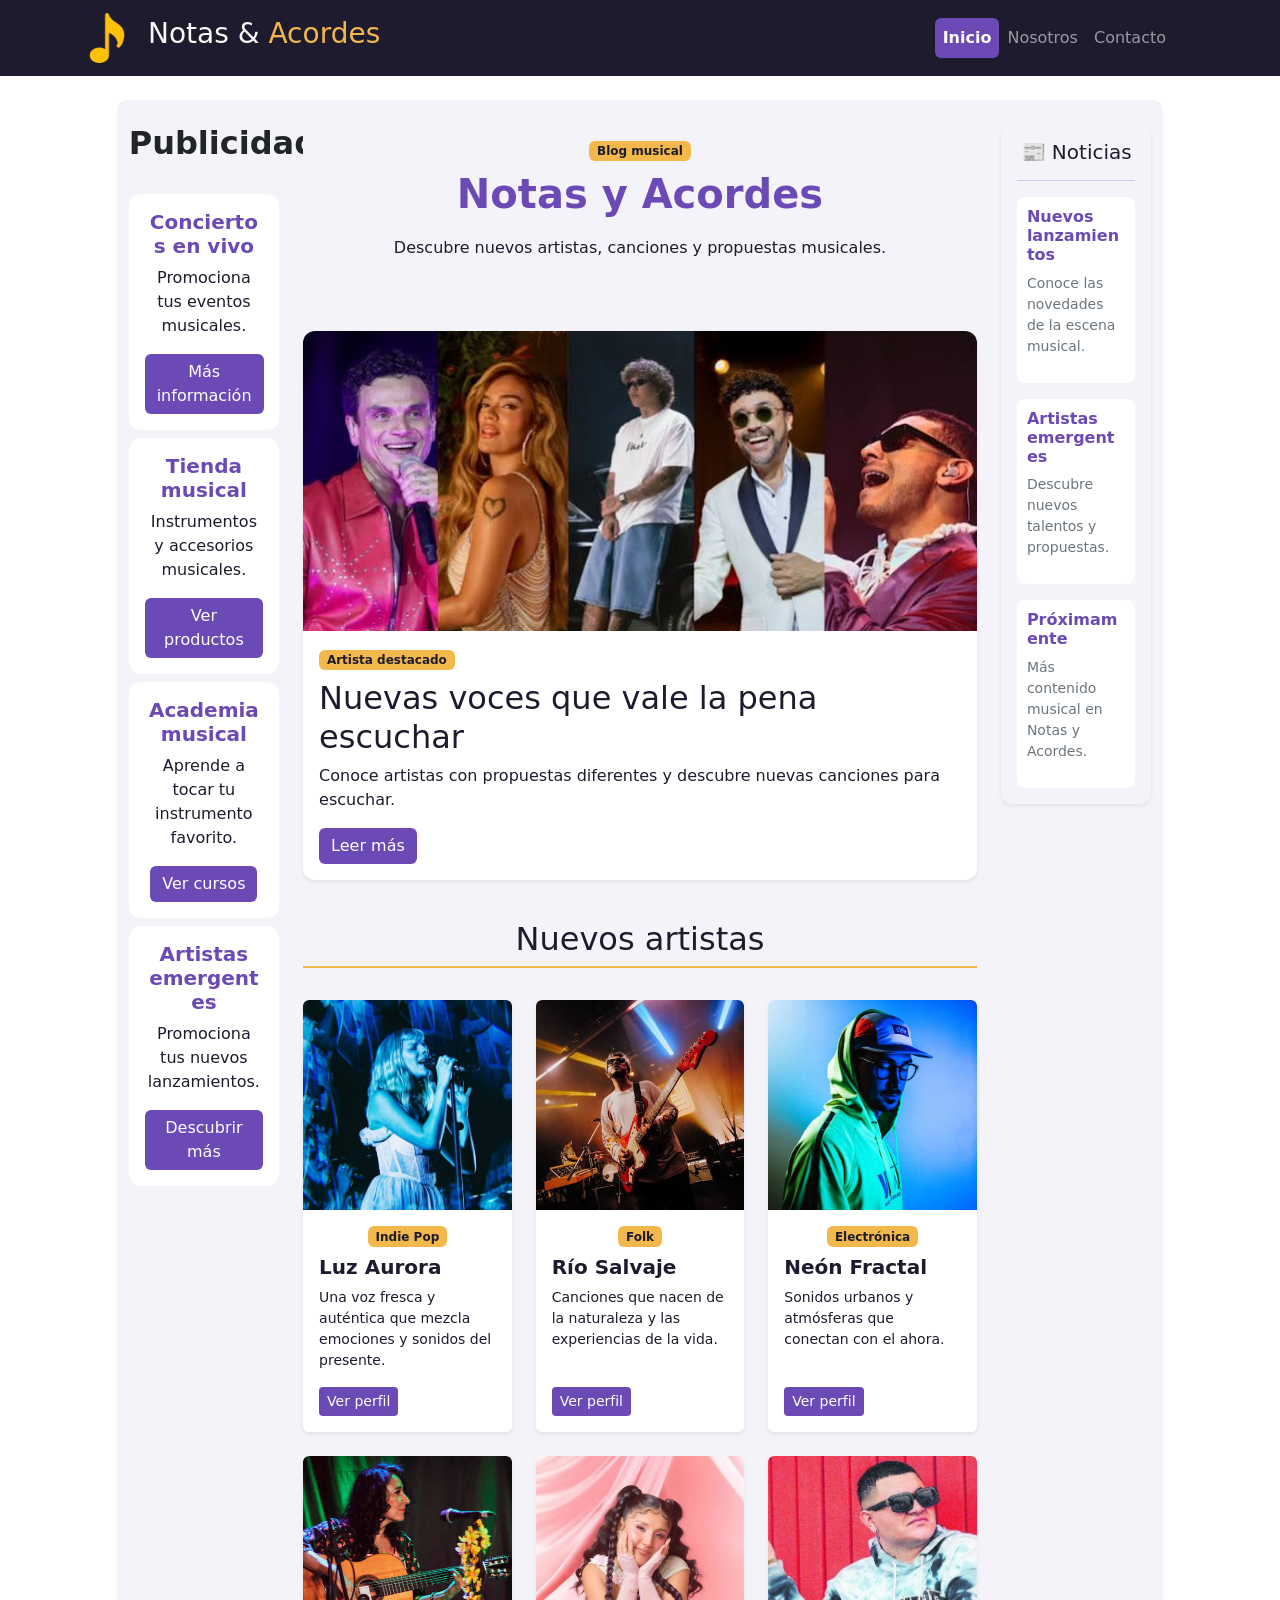
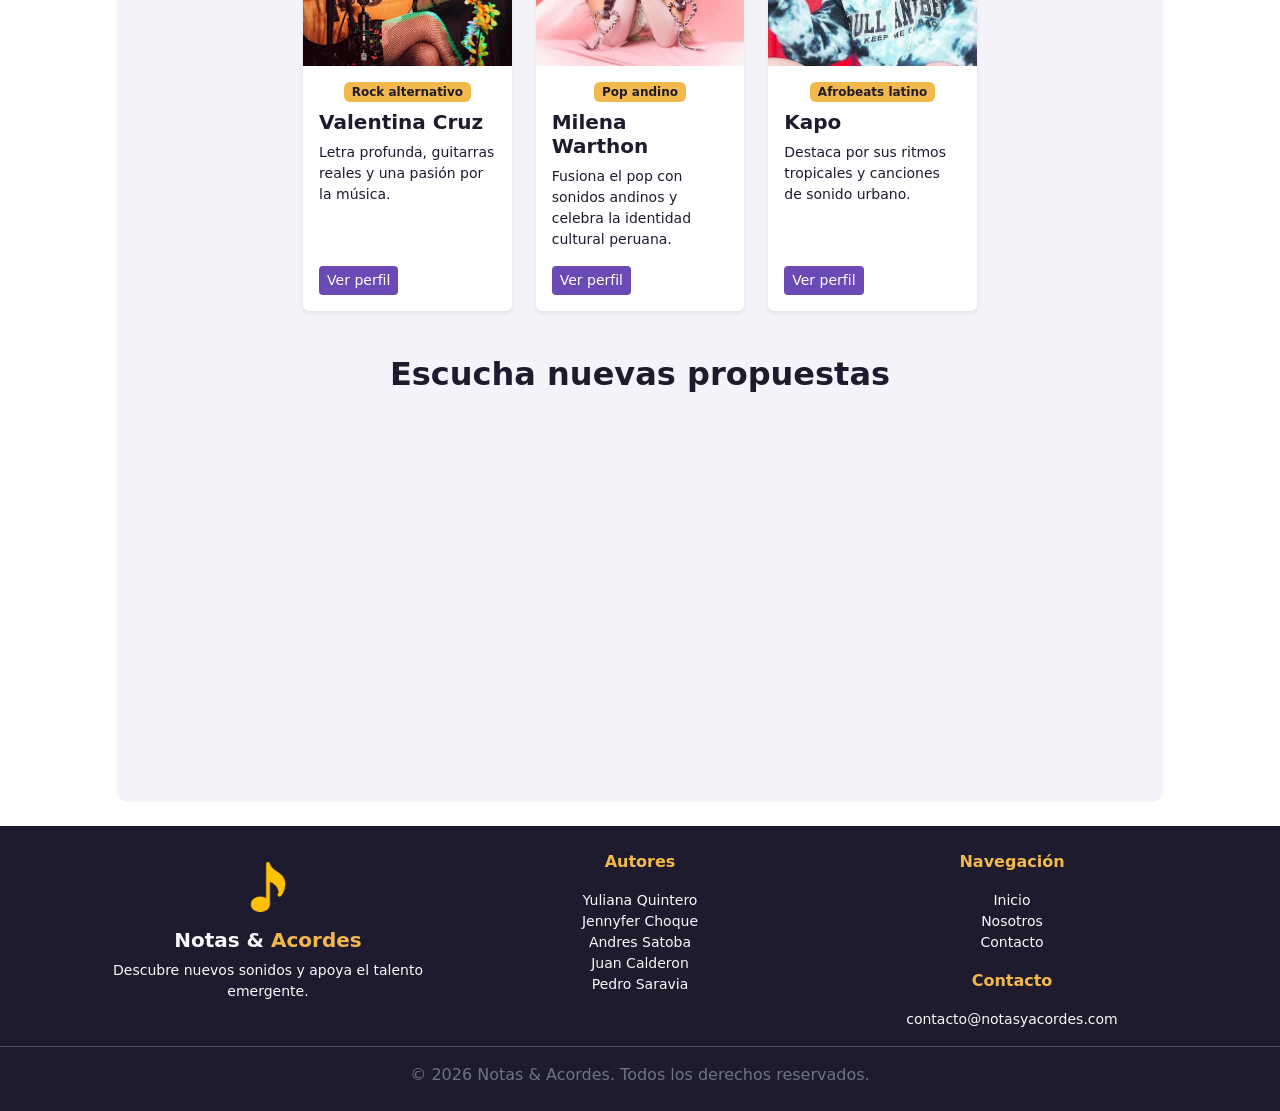
<file: index.html>
<!DOCTYPE html>
<html lang="es">

<head>
    <meta charset="UTF-8">
    <meta name="viewport" content="width=device-width, initial-scale=1.0">
    <title>Notas y Acordes | Inicio</title>

    <link rel="shortcut icon" href="/img/index/nota-musical.png" type="image/x-icon">
    <link href="https://cdn.jsdelivr.net/npm/bootstrap@5.3.8/dist/css/bootstrap.min.css" rel="stylesheet" integrity="sha384-sRIl4kxILFvY47J16cr9ZwB07vP4J8+LH7qKQnuqkuIAvNWLzeN8tE5YBujZqJLB" crossorigin="anonymous">
    <link rel="stylesheet" href="/style/navbar_footer.css">
    <link rel="stylesheet" href="/style/style.css">
</head>

<body>
    <nav class="navbar navbar-expand-lg navbar-dark sticky-top">
        <div class="container">
            <a class="navbar-brand" href="#"><img src="/img/index/nota-musical.png" alt="Nota"></a>
            <h3 class="text-light">Notas & <span>Acordes</span></h3>
            <button class="navbar-toggler" type="button" data-bs-toggle="collapse" data-bs-target="#navbarText"
                aria-controls="navbarText" aria-expanded="false" aria-label="Toggle navigation">
                <span class="navbar-toggler-icon"></span>
            </button>
            <div class="collapse navbar-collapse text-end" id="navbarText">
                <ul class="navbar-nav ms-auto me-4 mb-2 mb-lg-0">
                    <li class="nav-item"><a class="nav-link active fw-semibold rounded-2 p-2" aria-current="page" href="#">Inicio</a></li>
                    <li class="nav-item"><a class="nav-link inactive" href="/pages/About.html">Nosotros</a></li>
                    <li class="nav-item"><a class="nav-link inactive" href="/pages/Contact.html">Contacto</a></li>
                </ul>
            </div>
        </div>
    </nav>

    <main class="container-fluid d-flex justify-content-center">
        <div class="col-12 col-xl-10 row g-4 my-4">

            <div class="col-12 col-md-3 col-lg-2 d-flex flex-column gap-2">
                <h2 class="fw-bold mb-4">Publicidad</h2>
                <article class="card publicidad">
                    <div class="card-body text-center">
                        <h5 class="card-title fw-bold">Conciertos en vivo</h5>
                        <p class="card-text">Promociona tus eventos musicales.</p>
                        <a href="#" class="btn btn-publicidad">Más información</a>
                    </div>
                </article>

                <article class="card publicidad">
                    <div class="card-body text-center">
                        <h5 class="card-title fw-bold">Tienda musical</h5>
                        <p class="card-text">Instrumentos y accesorios musicales.</p>
                        <a href="#" class="btn btn-publicidad">Ver productos</a>
                    </div>
                </article>

                <article class="card publicidad">
                    <div class="card-body text-center">
                        <h5 class="card-title fw-bold">Academia musical</h5>
                        <p class="card-text">Aprende a tocar tu instrumento favorito.</p>
                        <a href="#" class="btn btn-publicidad">Ver cursos</a>
                    </div>
                </article>

                <article class="card publicidad">
                    <div class="card-body text-center">
                        <h5 class="card-title fw-bold">Artistas emergentes</h5>
                        <p class="card-text">Promociona tus nuevos lanzamientos.</p>
                        <a href="#" class="btn btn-publicidad">Descubrir más</a>
                    </div>
                </article>
            </div>
            <section class="col-12 col-md-9 col-lg-8 mt-2 d-flex flex-column gap-4">
                <div class="inicio-intro text-center">
                    <span class="badge">Blog musical</span>
                    <h1 class="fw-bold mt-2">Notas y Acordes</h1>
                    <p class="mt-3">Descubre nuevos artistas, canciones y propuestas musicales.</p>
                </div>
                <article class="card artista-destacado mb-3 shadow-sm">
                    <div class="card-img-top" alt="Artista destacado" id="destacado"></div>
                    <div class="card-body">
                        <span class="badge">Artista destacado</span>
                        <h2 class="mt-2">Nuevas voces que vale la pena escuchar</h2>
                        <p>Conoce artistas con propuestas diferentes y descubre nuevas canciones para escuchar.</p>
                        <a href="#" class="btn">Leer más</a>
                    </div>
                </article>
                <h2 class="titulo-artistas text-center">Nuevos artistas</h2>
                <div class="row g-4" id="artistas">

                </div>
                <div class="w-100 mb-4 video-propuestas">
                    <h2 class="text-center fw-bold">Escucha nuevas propuestas</h2>
                    <div class="ratio ratio-16x9">
                        <iframe src="https://www.youtube.com/embed/gm3J5adMXfw?si=BilOc6SdmdMfKD9E"
                            title="YouTube video player" frameborder="0"
                            allow="accelerometer; autoplay; clipboard-write; encrypted-media; gyroscope; picture-in-picture; web-share"
                            referrerpolicy="strict-origin-when-cross-origin" allowfullscreen></iframe>
                    </div>
                </div>
            </section>

            <aside class="col-12 col-md-12 col-lg-2">
                <div class="card noticias shadow-sm border-0 mb-4">
                    <div class="card-body">
                        <h5 class="card-title text-center">📰 Noticias</h5>
                        <hr>
                        <article class="mb-3">
                            <h6 class="fw-bold">Nuevos lanzamientos</h6>
                            <p class="small text-secondary">Conoce las novedades de la escena musical.</p>
                        </article>
                        <article class="mb-3">
                            <h6 class="fw-bold">Artistas emergentes</h6>
                            <p class="small text-secondary">Descubre nuevos talentos y propuestas.</p>
                        </article>
                        <article>
                            <h6 class="fw-bold">Próximamente</h6>
                            <p class="small text-secondary">Más contenido musical en Notas y Acordes.</p>
                        </article>
                    </div>
                </div>
            </aside>

        </div>

    </main>

    <footer class="text-light text-center py-4">
        <div class="container d-flex justify-content-between flex-wrap">
            <div class="col-md-4 d-flex flex-column justify-content-center align-items-center">
                <div class="d-flex flex-column align-items-center flex-wrap">
                    <img src="/img/index/nota-musical.png" alt="Nota">
                    <h5 class="fw-bold mt-3">Notas & <span>Acordes</span></h5>
                </div>
                <p class="small">Descubre nuevos sonidos y apoya el talento emergente.</p>
            </div>

            <div class="col-md-4">
                <p class="fw-bold">Autores</p>
                <ul class="list-unstyled small mb-0">
                    <li>Yuliana Quintero</li>
                    <li>Jennyfer Choque</li>
                    <li>Andres Satoba</li>
                    <li>Juan Calderon</li>
                    <li>Pedro Saravia</li>
                </ul>
            </div>

            <div class="col-md-4">
                <p class="fw-bold">Navegación</p>
                <ul class="list-unstyled small mb-3">
                    <li><a class="link-light text-decoration-none" href="#">Inicio</a></li>
                    <li><a class="link-light text-decoration-none" href="/pages/About.html">Nosotros</a></li>
                    <li><a class="link-light text-decoration-none" href="/pages/Contact.html">Contacto</a></li>
                </ul>
                <div>
                    <p class="fw-bold">Contacto</p>
                    <p class="small mb-0">contacto@notasyacordes.com</p>
                </div>
            </div>
        </div>
        <hr>
        <p class="text-secondary mb-0">© 2026 Notas & Acordes. Todos los derechos reservados.</p>
    </footer>
    <script src="/js/artistas.js"></script>
    <script src="https://cdn.jsdelivr.net/npm/bootstrap@5.3.8/dist/js/bootstrap.bundle.min.js" integrity="sha384-FKyoEForCGlyvwx9Hj09JcYn3nv7wiPVlz7YYwJrWVcXK/BmnVDxM+D2scQbITxI" crossorigin="anonymous"></script>
</body>

</html>
</file>
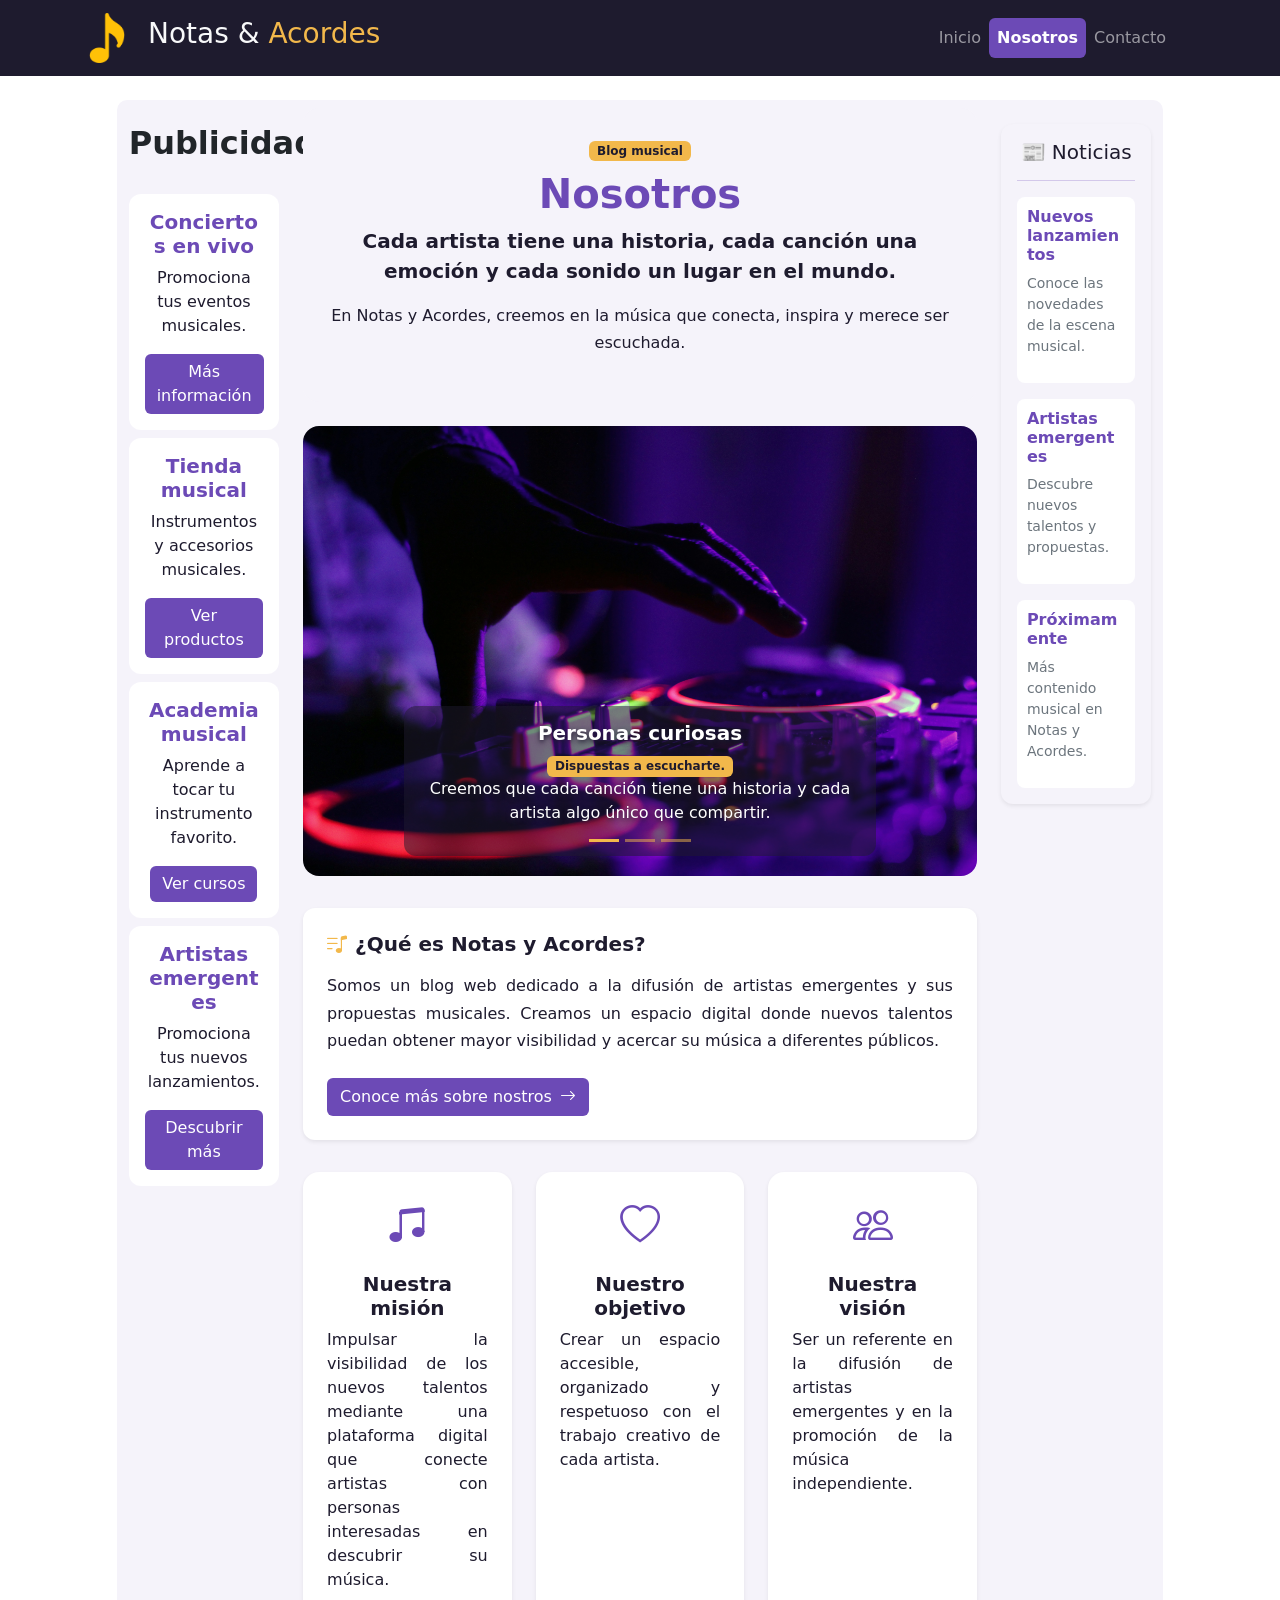
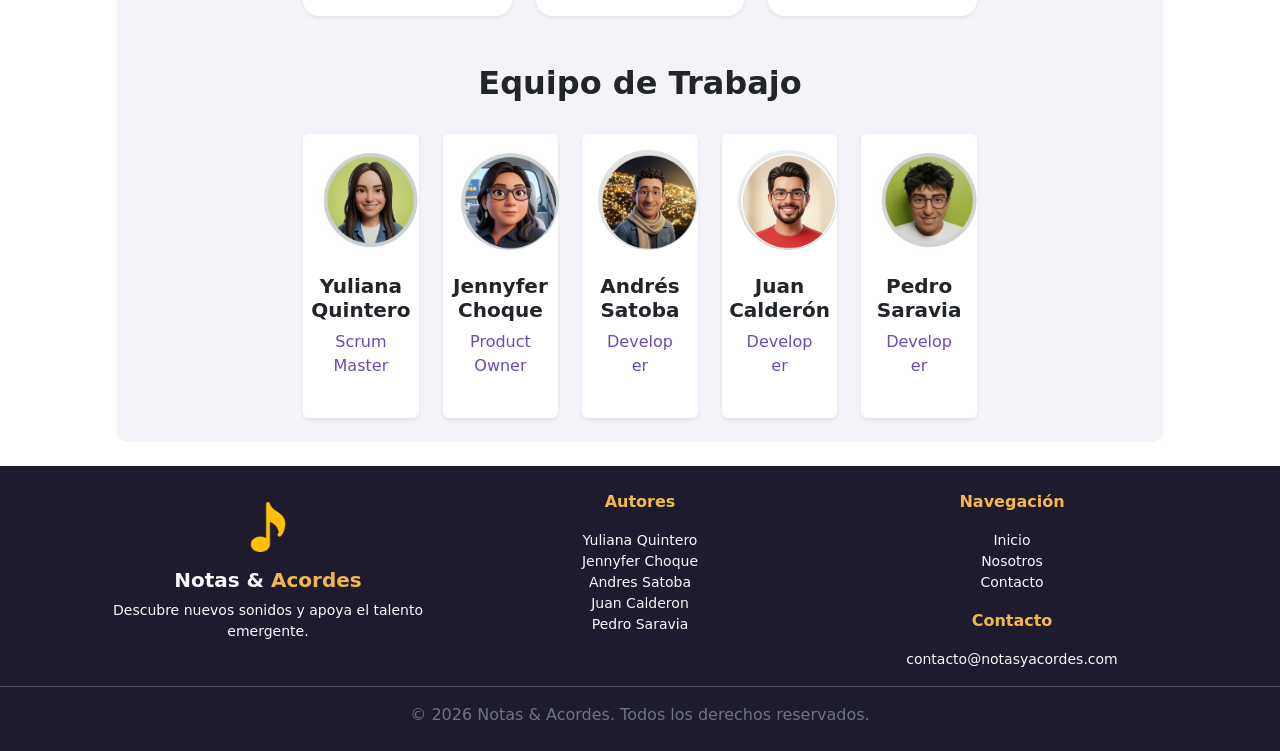
<file: pages/About.html>
<!DOCTYPE html>
<html lang="es">

<head>
    <meta charset="UTF-8">
    <meta name="viewport" content="width=device-width, initial-scale=1.0">
    <title>Notas y Acordes | Nosotros</title>
    <link rel="shortcut icon" href="/img/index/nota-musical.png" type="image/x-icon">
    <link rel="stylesheet" href="https://cdn.jsdelivr.net/npm/bootstrap-icons@1.11.3/font/bootstrap-icons.min.css">
    <link href="https://cdn.jsdelivr.net/npm/bootstrap@5.3.8/dist/css/bootstrap.min.css" rel="stylesheet"
        integrity="sha384-sRIl4kxILFvY47J16cr9ZwB07vP4J8+LH7qKQnuqkuIAvNWLzeN8tE5YBujZqJLB" crossorigin="anonymous">
    <link rel="stylesheet" href="/style/navbar_footer.css">
    <link rel="stylesheet" href="/style/about.css">
    
</head>

<body>
    <nav class="navbar navbar-expand-lg navbar-dark sticky-top">
        <div class="container">
            <a class="navbar-brand" href="#"><img src="/img/index/nota-musical.png" alt="Nota"></a>
            <h3 class="text-light">Notas & <span>Acordes</span></h3>
            <button class="navbar-toggler" type="button" data-bs-toggle="collapse" data-bs-target="#navbarText"
                aria-controls="navbarText" aria-expanded="false" aria-label="Toggle navigation">
                <span class="navbar-toggler-icon"></span>
            </button>
            <div class="collapse navbar-collapse text-end" id="navbarText">
                <ul class="navbar-nav ms-auto me-4 mb-2 mb-lg-0">
                    <li class="nav-item"><a class="nav-link inactive" href="/index.html">Inicio</a></li>
                    <li class="nav-item"><a class="nav-link active fw-semibold rounded-2 p-2" aria-current="page"
                            href="/pages/About.html">Nosotros</a></li>
                    <li class="nav-item"><a class="nav-link inactive" href="/pages/Contact.html">Contacto</a></li>
                </ul>
            </div>
        </div>
    </nav>

    <main class="container-fluid d-flex justify-content-center">
        <div class="col-12 col-xl-10 row g-4 my-4">

            <div class="col-12 col-md-3 col-lg-2 d-flex flex-column gap-2">
                <h2 class="fw-bold mb-4">Publicidad</h2>
                <article class="card publicidad">
                    <div class="card-body text-center">
                        <h5 class="card-title fw-bold">Conciertos en vivo</h5>
                        <p class="card-text">Promociona tus eventos musicales.</p>
                        <a href="#" class="btn btn-publicidad">Más información</a>
                    </div>
                </article>

                <article class="card publicidad">
                    <div class="card-body text-center">
                        <h5 class="card-title fw-bold">Tienda musical</h5>
                        <p class="card-text">Instrumentos y accesorios musicales.</p>
                        <a href="#" class="btn btn-publicidad">Ver productos</a>
                    </div>
                </article>

                <article class="card publicidad">
                    <div class="card-body text-center">
                        <h5 class="card-title fw-bold">Academia musical</h5>
                        <p class="card-text">Aprende a tocar tu instrumento favorito.</p>
                        <a href="#" class="btn btn-publicidad">Ver cursos</a>
                    </div>
                </article>

                <article class="card publicidad">
                    <div class="card-body text-center">
                        <h5 class="card-title fw-bold">Artistas emergentes</h5>
                        <p class="card-text">Promociona tus nuevos lanzamientos.</p>
                        <a href="#" class="btn btn-publicidad">Descubrir más</a>
                    </div>
                </article>
            </div>
            <section class="col-12 col-md-9 col-lg-8 mt-2 d-flex flex-column gap-4">
                <div class="nosotros-intro text-center">
                    <span class="badge">Blog musical</span>
                    <h1 class="fw-bold mt-2">Nosotros</h1>
                    <strong>Cada artista tiene una historia, cada canción una emoción y cada sonido un lugar en el
                        mundo.</strong>
                    <p class="mt-3">En Notas y Acordes, creemos en la música que conecta, inspira y merece ser
                        escuchada.</p>
                </div>
                <div id="carouselExampleDark" class="carousel carousel-dark slide">
                    <div class="carousel-indicators my-4">
                        <button type="button" data-bs-target="#carouselExampleDark" data-bs-slide-to="0" class="active"
                            aria-current="true" aria-label="Slide 1"></button>
                        <button type="button" data-bs-target="#carouselExampleDark" data-bs-slide-to="1"
                            aria-label="Slide 2"></button>
                        <button type="button" data-bs-target="#carouselExampleDark" data-bs-slide-to="2"
                            aria-label="Slide 3"></button>
                    </div>
                    <div class="carousel-inner">
                        <div class="carousel-item active" data-bs-interval="10000">
                            <img src="/img/about/marcela-laskoski-YrtFlrLo2DQ-unsplash.jpg" class="d-block w-100"
                                alt="...">
                            <div class="carousel-caption d-block">
                                <h5>Personas curiosas</h5>
                                <span class="badge">Dispuestas a escucharte.</span>
                                <p>Creemos que cada canción tiene una historia y cada artista algo único que compartir.
                                </p>
                            </div>
                        </div>
                        <div class="carousel-item" data-bs-interval="2000">
                            <img src="/img/about/marcela-laskoski-YrtFlrLo2DQ-unsplash.jpg" class="d-block w-100"
                                alt="...">
                            <div class="carousel-caption d-block">
                                <h5>Nuevas voces</h5>
                                <span class="badge">Grandes historias por descubrir.</span>
                                <p>Damos espacio a artistas emergentes y a propuestas musicales que merecen ser
                                    escuchadas.</p>
                            </div>
                        </div>
                        <div class="carousel-item">
                            <img src="/img/about/marcela-laskoski-YrtFlrLo2DQ-unsplash.jpg" class="d-block w-100"
                                alt="...">
                            <div class="carousel-caption d-block">
                                <h5>Unidos por la música</h5>
                                <span class="badge">Sonidos que nos conectan.</span>
                                <p>Queremos crear un espacio para descubrir, compartir y disfrutar la música juntos.</p>
                            </div>
                        </div>
                    </div>
                </div>
                <div class="card sobre-nosotros my-2 border-0 shadow-sm">
                    <div class="card-body p-4">
                        <h5 class="card-title fw-bold mb-3"><i class="bi bi-music-note-list me-2"></i>¿Qué es Notas y
                            Acordes?</h5>
                        <p class="card-text  mb-4">Somos un blog web dedicado a la difusión de artistas emergentes y sus
                            propuestas musicales. Creamos un espacio digital donde nuevos talentos puedan obtener mayor
                            visibilidad y acercar su música a diferentes públicos.</p>
                        <a href="#" class="btn btn-sobre-nosotros">Conoce más sobre nostros<i
                                class="bi bi-arrow-right ms-2"></i></a>
                    </div>
                </div>

                <div class="row g-4 mb-4 nosotros-valores">

                    <div class="col-12 col-md-4">
                        <div class="card h-100 text-center p-4 border-0 shadow-sm">
                            <i class="bi bi-music-note-beamed fs-1 mb-3"></i>
                            <h5 class="card-title fw-bold">Nuestra misión</h5>
                            <p class="card-text">Impulsar la visibilidad de los nuevos talentos mediante una plataforma
                                digital que conecte artistas con personas interesadas en descubrir su música.</p>
                        </div>
                    </div>

                    <div class="col-12 col-md-4">
                        <div class="card h-100 text-center p-4 border-0 shadow-sm">
                            <i class="bi bi-heart fs-1 mb-3"></i>
                            <h5 class="card-title fw-bold">Nuestro objetivo</h5>
                            <p class="card-text">Crear un espacio accesible, organizado y respetuoso con el trabajo
                                creativo de cada artista.</p>
                        </div>
                    </div>

                    <div class="col-12 col-md-4">
                        <div class="card h-100 text-center p-4 border-0 shadow-sm">
                            <i class="bi bi-people fs-1 mb-3"></i>
                            <h5 class="card-title fw-bold">Nuestra visión</h5>
                            <p class="card-text">Ser un referente en la difusión de artistas emergentes y en la
                                promoción de la música independiente.</p>
                        </div>
                    </div>

                </div>
                <h2 class="text-center fw-bold">Equipo de Trabajo</h2>

                <div class="row row-cols-1 row-cols-sm-2 row-cols-md-3 row-cols-xl-5 g-4 mb-4">

                    <div class="col">
                        <div class="card equipo-card border-0 shadow-sm text-center p-3 h-100"">
                            <img src="/img/about/Yuliana_Quitero.jpg" class="foto-equipo rounded-circle mx-auto mb-3"
                                alt="Yuliana Quintero">
                            <div class="card-body p-2 d-flex flex-column">
                                <h5 class="card-title fw-bold">Yuliana Quintero</h5>
                                <p class="rol-equipo mt-auto">Scrum Master</p>
                            </div>
                        </div>
                    </div>

                    <div class="col">
                        <div class="card equipo-card border-0 shadow-sm text-center p-3 h-100"">
                            <img src="/img/about/Jennyfer_Choque.jpg" class="foto-equipo rounded-circle mx-auto mb-3"
                                alt="Jennyfer Choque">
                            <div class="card-body p-2 d-flex flex-column">
                                <h5 class="card-title fw-bold">Jennyfer Choque</h5>
                                <p class="rol-equipo mt-auto">Product Owner</p>
                            </div>
                        </div>
                    </div>

                    <div class="col">
                        <div class="card equipo-card border-0 shadow-sm text-center p-3 h-100"">
                            <img src="/img/about/Andres_Satoba.jpg" class="foto-equipo rounded-circle mx-auto mb-3"
                                alt="Andrés Satoba">
                            <div class="card-body p-2 d-flex flex-column">
                                <h5 class="card-title fw-bold">Andrés Satoba</h5>
                                <p class="rol-equipo mt-auto">Developer</p>
                            </div>
                        </div>
                    </div>

                    <div class="col">
                        <div class="card equipo-card border-0 shadow-sm text-center p-3 h-100"">
                            <img src="/img/about/Juan_Caderon.jpg" class="foto-equipo rounded-circle mx-auto mb-3"
                                alt="Juan Calderón">
                            <div class="card-body p-2 d-flex flex-column">
                                <h5 class="card-title fw-bold">Juan Calderón</h5>
                                <p class="rol-equipo mt-auto">Developer</p>
                            </div>
                        </div>
                    </div>

                    <div class="col">
                        <div class="card equipo-card border-0 shadow-sm text-center p-3 h-100"">
                            <img src="/img/about/Pedro_Saravia.jpg" class="foto-equipo rounded-circle mx-auto mb-3"
                                alt="Pedro Saravia">
                            <div class="card-body p-2 d-flex flex-column">
                                <h5 class="card-title fw-bold">Pedro Saravia</h5>
                                <p class="rol-equipo mt-auto">Developer</p>
                            </div>
                        </div>
                    </div>

                </div>
            </section>

            <aside class="col-12 col-md-12 col-lg-2">
                <div class="card noticias shadow-sm border-0 mb-4">
                    <div class="card-body">
                        <h5 class="card-title text-center">📰 Noticias</h5>
                        <hr>
                        <article class="mb-3">
                            <h6 class="fw-bold">Nuevos lanzamientos</h6>
                            <p class="small text-secondary">Conoce las novedades de la escena musical.</p>
                        </article>
                        <article class="mb-3">
                            <h6 class="fw-bold">Artistas emergentes</h6>
                            <p class="small text-secondary">Descubre nuevos talentos y propuestas.</p>
                        </article>
                        <article>
                            <h6 class="fw-bold">Próximamente</h6>
                            <p class="small text-secondary">Más contenido musical en Notas y Acordes.</p>
                        </article>
                    </div>
                </div>
            </aside>

        </div>

    </main>


    <footer class="text-light text-center py-4">
        <div class="container d-flex justify-content-between flex-wrap">
            <div class="col-md-4 d-flex flex-column justify-content-center align-items-center">
                <div class="d-flex flex-column align-items-center flex-wrap">
                    <img src="/img/index/nota-musical.png" alt="Nota">
                    <h5 class="fw-bold mt-3">Notas & <span>Acordes</span></h5>
                </div>
                <p class="small">Descubre nuevos sonidos y apoya el talento emergente.</p>
            </div>

            <div class="col-md-4">
                <p class="fw-bold">Autores</p>
                <ul class="list-unstyled small mb-0">
                    <li>Yuliana Quintero</li>
                    <li>Jennyfer Choque</li>
                    <li>Andres Satoba</li>
                    <li>Juan Calderon</li>
                    <li>Pedro Saravia</li>
                </ul>
            </div>

            <div class="col-md-4">
                <p class="fw-bold">Navegación</p>
                <ul class="list-unstyled small mb-3">
                    <li><a class="link-light text-decoration-none" href="/index.html">Inicio</a></li>
                    <li><a class="link-light text-decoration-none" href="#">Nosotros</a></li>
                    <li><a class="link-light text-decoration-none" href="/pages/Contact.html">Contacto</a></li>
                </ul>
                <div>
                    <p class="fw-bold">Contacto</p>
                    <p class="small mb-0">contacto@notasyacordes.com</p>
                </div>
            </div>
        </div>
        <hr>
        <p class="text-secondary mb-0">© 2026 Notas & Acordes. Todos los derechos reservados.</p>
    </footer>
    <script src="https://cdn.jsdelivr.net/npm/bootstrap@5.3.8/dist/js/bootstrap.bundle.min.js"
        integrity="sha384-FKyoEForCGlyvwx9Hj09JcYn3nv7wiPVlz7YYwJrWVcXK/BmnVDxM+D2scQbITxI"
        crossorigin="anonymous"></script>
</body>

</html>
</file>
<file: style/navbar_footer.css>
:root {
    --morado-oscuro: #1E1B2E; /* Color principal para el navbar, el footer y los fondos oscuros. Transmite identidad y profundidad. */
    --morado-musical: #6C4AB6; /* Para botones principales, enlaces activos e íconos destacados. Representa creatividad. */
    --amarillo-dorado: #F2B84B; /* Para pequeños detalles, etiquetas y elementos que quieras resaltar. Evoca luces de escenario y energía. */
    --lila-claro: #F5F3FA; /* Para fondos de secciones y tarjetas. Aporta una apariencia limpia y moderna. */
    --blanco: #FFFFFF; /* Para fondos, textos sobre colores oscuros y espacios de lectura. Mejora la claridad visual. */
}

/* Navbar y footer */
.navbar, footer {
    background: var(--morado-oscuro);
}

.navbar-brand img, footer img {
    width: 50px;
}

.navbar span, footer h5 span {
    color: var(--amarillo-dorado);
}

.nav-link.active {
    background: var(--morado-musical);
    display: inline-block;
}

div p:first-child {
    color: var(--amarillo-dorado);
}
</file>
<file: style/style.css>
/* Contenido principal */
main {
    background: var(--blanco);
}

main > .row {
    background: var(--lila-claro);
    border-radius: 10px;
}

.publicidad, .artista-destacado, .noticias {
    border: none;
    border-radius: 12px;
    overflow: hidden;
}

.publicidad {
    background: var(--blanco);
    color: var(--morado-oscuro);
}

.publicidad h5, .noticias h6 {
    color: var(--morado-musical);
}

.btn-publicidad, .artista-destacado .btn, #artistas .btn {
    background: var(--morado-musical);
    color: var(--blanco);
    border: none;
}

.btn-publicidad:hover, .artista-destacado .btn:hover,
#artistas .btn:hover {
    background: var(--morado-oscuro);
    color: var(--amarillo-dorado);
}

/* Presentación de Nosotros */
.inicio-intro {
    padding: 30px 20px;
    background: var(--lila-claro);
    color: var(--morado-oscuro);
    border-radius: 16px;
}

.inicio-intro .badge {
    background: var(--amarillo-dorado);
    color: var(--morado-oscuro);
}

.inicio-intro h1 {
    color: var(--morado-musical);
}

.inicio-intro p {
    line-height: 1.7;
}

/* Artista destacado */
#destacado {
    height: 300px;
    background-image: url("/img/index/destacado.jpg");
    background-position: top;
    background-repeat: no-repeat;
    background-size: cover;
}

.artista-destacado, #artistas .card {
    background: var(--blanco);
    transition: transform 0.3s;
}

.artista-destacado:hover, #artistas .card:hover {
    transform: translateY(-4px);
}

.artista-destacado h2, .artista-destacado p,
#artistas .card-title, #artistas .card-text {
    color: var(--morado-oscuro);
}

.badge {
    background: var(--amarillo-dorado);
    color: var(--morado-oscuro);
}

/* Tarjetas de artistas */
#artistas .card {
    height: 100%;
    overflow: hidden;
}

#artistas .card-img-top {
    height: 210px;
    object-fit: cover;
}

#artistas .card-body {
    display: flex;
    flex-direction: column;
}

#artistas .btn {
    align-self: flex-start;
    margin-top: auto;
}

.titulo-artistas {
    color: var(--morado-oscuro);
    border-bottom: 2px solid var(--amarillo-dorado);
    padding-bottom: 8px;
}

/* Video */
.video-propuestas {
    padding: 20px;
    background: var(--lila-claro);
    border-radius: 12px;
}

.video-propuestas h2 {
    color: var(--morado-oscuro);
}

.video-propuestas .ratio {
    max-width: 700px;
    margin: auto;
    border-radius: 12px;
    overflow: hidden;
}

/* Noticias */
.noticias {
    background: var(--lila-claro);
}

.noticias article {
    padding: 10px;
    background: var(--blanco);
    border-radius: 8px;
}

.noticias .card-title {
    color: var(--morado-oscuro);
}

.noticias hr {
    border-color: var(--morado-musical);
}

/* Responsive */
@media (max-width: 576px) {
    #destacado {
        height: 220px;
    }

    .artista-destacado .card-body,
    .video-propuestas {
        padding: 12px;
    }

    .artista-destacado h2 {
        font-size: 24px;
    }
}

@media (max-width: 991px) {
    .noticias {
        max-width: 500px;
        margin: 0 auto;
    }
}
</file>
<file: style/about.css>
main {
    background: var(--blanco);
}

main > .row {
    background: var(--lila-claro);
    border-radius: 10px;
}

.publicidad, .noticias {
    border: none;
    border-radius: 12px;
    overflow: hidden;
}

.publicidad {
    background: var(--blanco);
    color: var(--morado-oscuro);
}

.publicidad h5, .noticias h6 {
    color: var(--morado-musical);
}

.btn-publicidad {
    background: var(--morado-musical);
    color: var(--blanco);
    border: none;
}

.btn-publicidad:hover {
    background: var(--morado-oscuro);
    color: var(--amarillo-dorado);
}

/* Presentación de Nosotros */
.nosotros-intro {
    padding: 30px 20px;
    background: var(--lila-claro);
    color: var(--morado-oscuro);
    border-radius: 16px;
}

.nosotros-intro .badge {
    background: var(--amarillo-dorado);
    color: var(--morado-oscuro);
}

.nosotros-intro h1 {
    color: var(--morado-musical);
}

.nosotros-intro strong {
    display: block;
    font-size: 20px;
}

.nosotros-intro p {
    line-height: 1.7;
}

/* Carrusel */
#carouselExampleDark {
    border-radius: 16px;
    overflow: hidden;
}

#carouselExampleDark .carousel-item img {
    height: 450px;
    object-fit: cover;
}

/* Texto del carrusel */
#carouselExampleDark .carousel-caption {
    background-color: rgba(30, 27, 46, 0.5);
    padding: 15px;
    border-radius: 12px;
}

#carouselExampleDark h5,
#carouselExampleDark p {
    color: var(--blanco);
    text-shadow: 0 2px 5px var(--morado-oscuro);
}

#carouselExampleDark h5 {
    font-weight: bold;
}

/* Etiquetas */
#carouselExampleDark .badge {
    background: var(--amarillo-dorado);
    color: var(--morado-oscuro);
}

/* Indicadores */
#carouselExampleDark .carousel-indicators button {
    background-color: var(--amarillo-dorado);
}

/* Responsive */
@media (max-width: 767px) {
    #carouselExampleDark .carousel-item img {
        height: 320px;
    }

    #carouselExampleDark .carousel-caption {
        right: 5%;
        left: 5%;
        bottom: 10px;
        padding: 10px;
    }

    #carouselExampleDark h5 {
        font-size: 18px;
    }

    #carouselExampleDark .badge {
        font-size: 12px;
    }

    #carouselExampleDark p {
        font-size: 12px;
        margin-bottom: 5px;
    }
}


.sobre-nosotros {
    background: var(--blanco);
    color: var(--morado-oscuro);
    border-radius: 12px;
}

.sobre-nosotros .card-title i {
    color: var(--amarillo-dorado);
}

.sobre-nosotros .card-text {
    line-height: 1.7;
    text-align: justify;
}

.btn-sobre-nosotros {
    background: var(--morado-musical);
    color: var(--blanco);
}

.btn-sobre-nosotros:hover {
    background: var(--morado-oscuro);
    color: var(--blanco);
}


/* Tarjetas de Nosotros */
.nosotros-valores .card {
    background: var(--blanco);
    color: var(--morado-oscuro);
    border-radius: 16px;
    transition: 0.3s;
}

.nosotros-valores .card-title {
    color: var(--morado-oscuro);
}

.nosotros-valores .card-text {
    text-align: justify;
}

.nosotros-valores .card i {
    color: var(--morado-musical);
}

.nosotros-valores .card:hover {
    transform: translateY(-5px);
    box-shadow: 0 8px 20px rgba(30, 27, 46, 0.15) !important;
}

.foto-equipo {
    width: 100px;
    height: 100px;
    object-fit: cover;
}

.rol-equipo {
    color: var(--morado-musical);
}

.equipo-card .card-title {
    min-height: 48px;
    display: flex;
    align-items: center;
    justify-content: center;
}

.equipo-card .rol-equipo {
    margin-top: auto;
}

@media (max-width: 575px) {
    .equipo-card {
        padding: 1rem !important;
    }
}


/* Noticias */
.noticias {
    background: var(--lila-claro);
}

.noticias article {
    padding: 10px;
    background: var(--blanco);
    border-radius: 8px;
}

.noticias .card-title {
    color: var(--morado-oscuro);
}

.noticias hr {
    border-color: var(--morado-musical);
}

@media (max-width: 991px) {
    .noticias {
        max-width: 500px;
        margin: 0 auto;
    }
}
</file>
